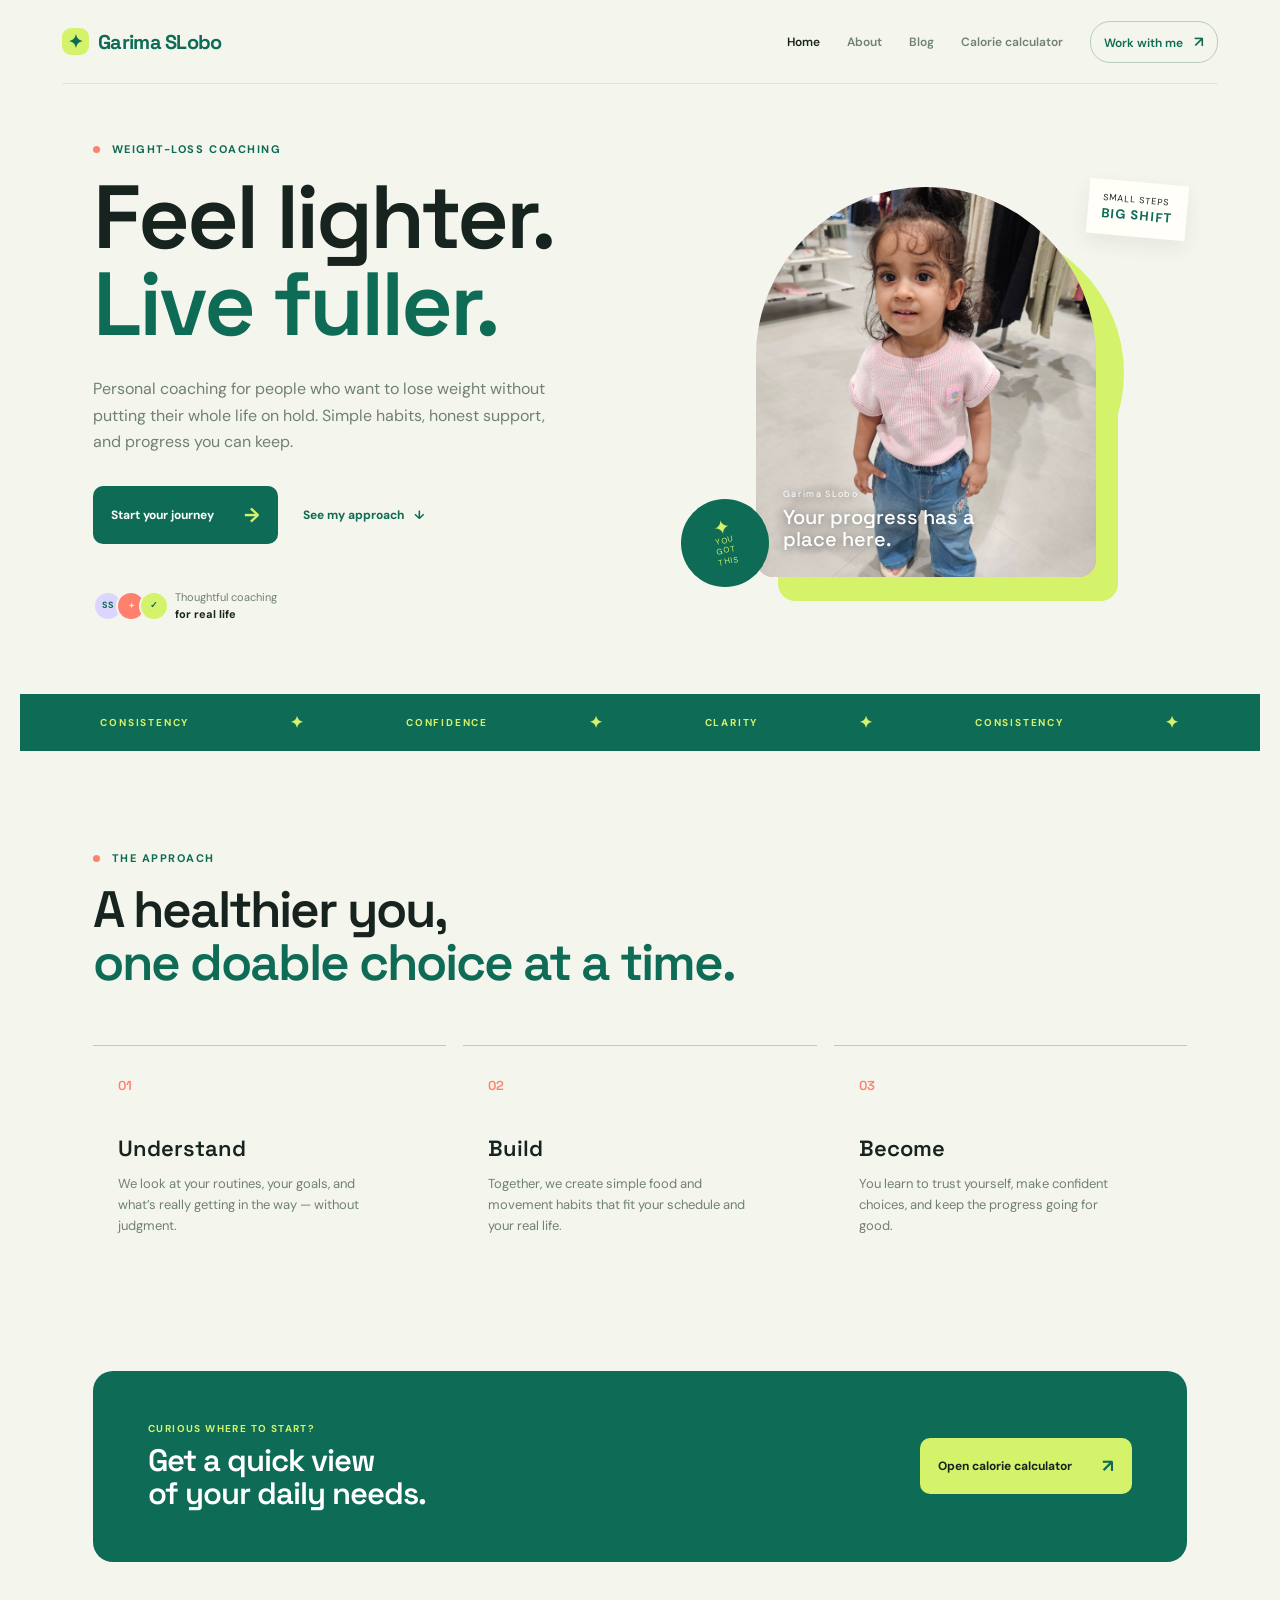
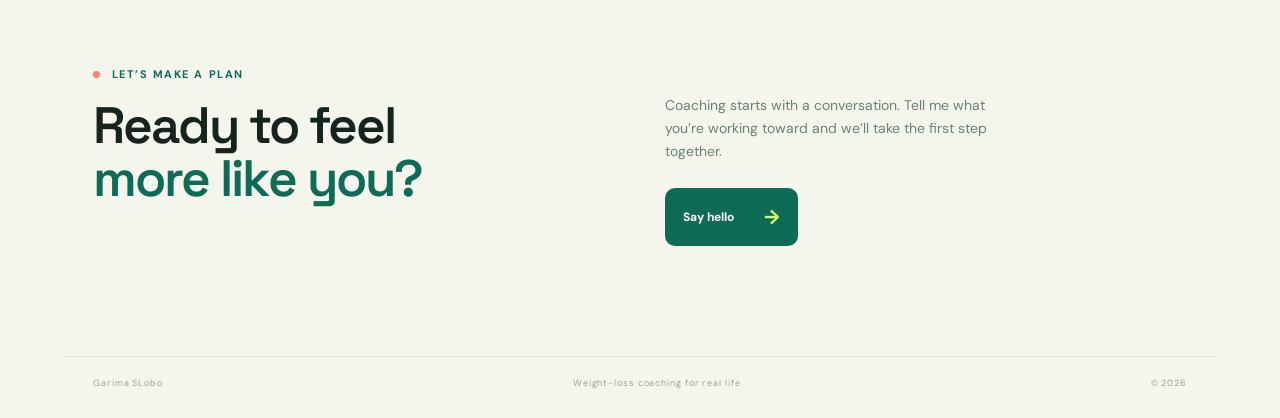
<file: index.html>
<!DOCTYPE html>
<html lang="en">
<head>
  <meta charset="UTF-8" /><meta name="viewport" content="width=device-width, initial-scale=1.0" />
  <meta name="description" content="Personal weight-loss coaching with Garima SLobo — practical habits, lasting results." />
  <title>Garima SLobo — Weight-loss coach</title>
  <link rel="preconnect" href="https://fonts.googleapis.com" /><link rel="preconnect" href="https://fonts.gstatic.com" crossorigin />
  <link href="https://fonts.googleapis.com/css2?family=DM+Sans:wght@400;500;600;700&family=Space+Grotesk:wght@500;600;700&display=swap" rel="stylesheet" /><link rel="stylesheet" href="styles.css" />
</head>
<body class="home-page">
  <div class="page-shell">
    <header class="topbar"><a class="brand" href="index.html"><span class="brand-mark" aria-hidden="true">✦</span><span> <span class="brand-accent">Garima SLobo</span></span></a><nav class="main-nav" aria-label="Main navigation"><a class="active" href="index.html">Home</a><a href="about.html">About</a><a href="blog.html">Blog</a><a href="calculator.html">Calorie calculator</a><a class="nav-cta" href="#contact">Work with me <span>↗</span></a></nav></header>
    <main>
      <section class="coach-hero"><div class="coach-hero-copy"><p class="eyebrow"><span class="eyebrow-dot"></span> WEIGHT-LOSS COACHING</p><h1>Feel lighter.<br /><em>Live fuller.</em></h1><p class="hero-text">Personal coaching for people who want to lose weight without putting their whole life on hold. Simple habits, honest support, and progress you can keep.</p><div class="hero-actions"><a class="primary-button" href="#contact">Start your journey <span>→</span></a><a class="text-link" href="#approach">See my approach <span>↓</span></a></div><div class="hero-proof"><div class="avatar-stack"><span>SS</span><span>+</span><span>✓</span></div><span>Thoughtful coaching<br /><strong>for real life</strong></span></div></div><div class="coach-visual"><div class="visual-note note-top">SMALL STEPS<br /><strong>BIG SHIFT</strong></div><div class="portrait-card"><img src="me.jpg" alt="Garima SLobo" /><div class="portrait-caption"><span>Garima SLobo</span><strong>Your progress has a place here.</strong></div></div><div class="visual-sun"></div><div class="visual-sticker">✦<br /><small>YOU<br />GOT<br />THIS</small></div></div></section>
      <section class="marquee" aria-label="Coaching principles"><span>CONSISTENCY</span><i>✦</i><span>CONFIDENCE</span><i>✦</i><span>CLARITY</span><i>✦</i><span>CONSISTENCY</span><i>✦</i></section>
      <section class="approach-section" id="approach"><div class="section-intro"><p class="eyebrow"><span class="eyebrow-dot"></span> THE APPROACH</p><h2>A healthier you,<br /><em>one doable choice at a time.</em></h2></div><div class="approach-grid"><article><span class="step-number">01</span><h3>Understand</h3><p>We look at your routines, your goals, and what’s really getting in the way — without judgment.</p></article><article><span class="step-number">02</span><h3>Build</h3><p>Together, we create simple food and movement habits that fit your schedule and your real life.</p></article><article><span class="step-number">03</span><h3>Become</h3><p>You learn to trust yourself, make confident choices, and keep the progress going for good.</p></article></div></section>
      <section class="calculator-promo"><div><p class="section-kicker">CURIOUS WHERE TO START?</p><h2>Get a quick view<br />of your daily needs.</h2></div><a class="light-button" href="calculator.html">Open calorie calculator <span>↗</span></a></section>
      <section class="contact-section" id="contact"><div><p class="eyebrow"><span class="eyebrow-dot"></span> LET’S MAKE A PLAN</p><h2>Ready to feel<br /><em>more like you?</em></h2></div><div class="contact-copy"><p>Coaching starts with a conversation. Tell me what you’re working toward and we’ll take the first step together.</p><a class="primary-button" href="mailto:hello@r.com">Say hello <span>→</span></a></div></section>
    </main>
    <footer><span>Garima SLobo</span><span>Weight-loss coaching for real life</span><span>© 2026</span></footer>
  </div>
</body>
</html>
</file>
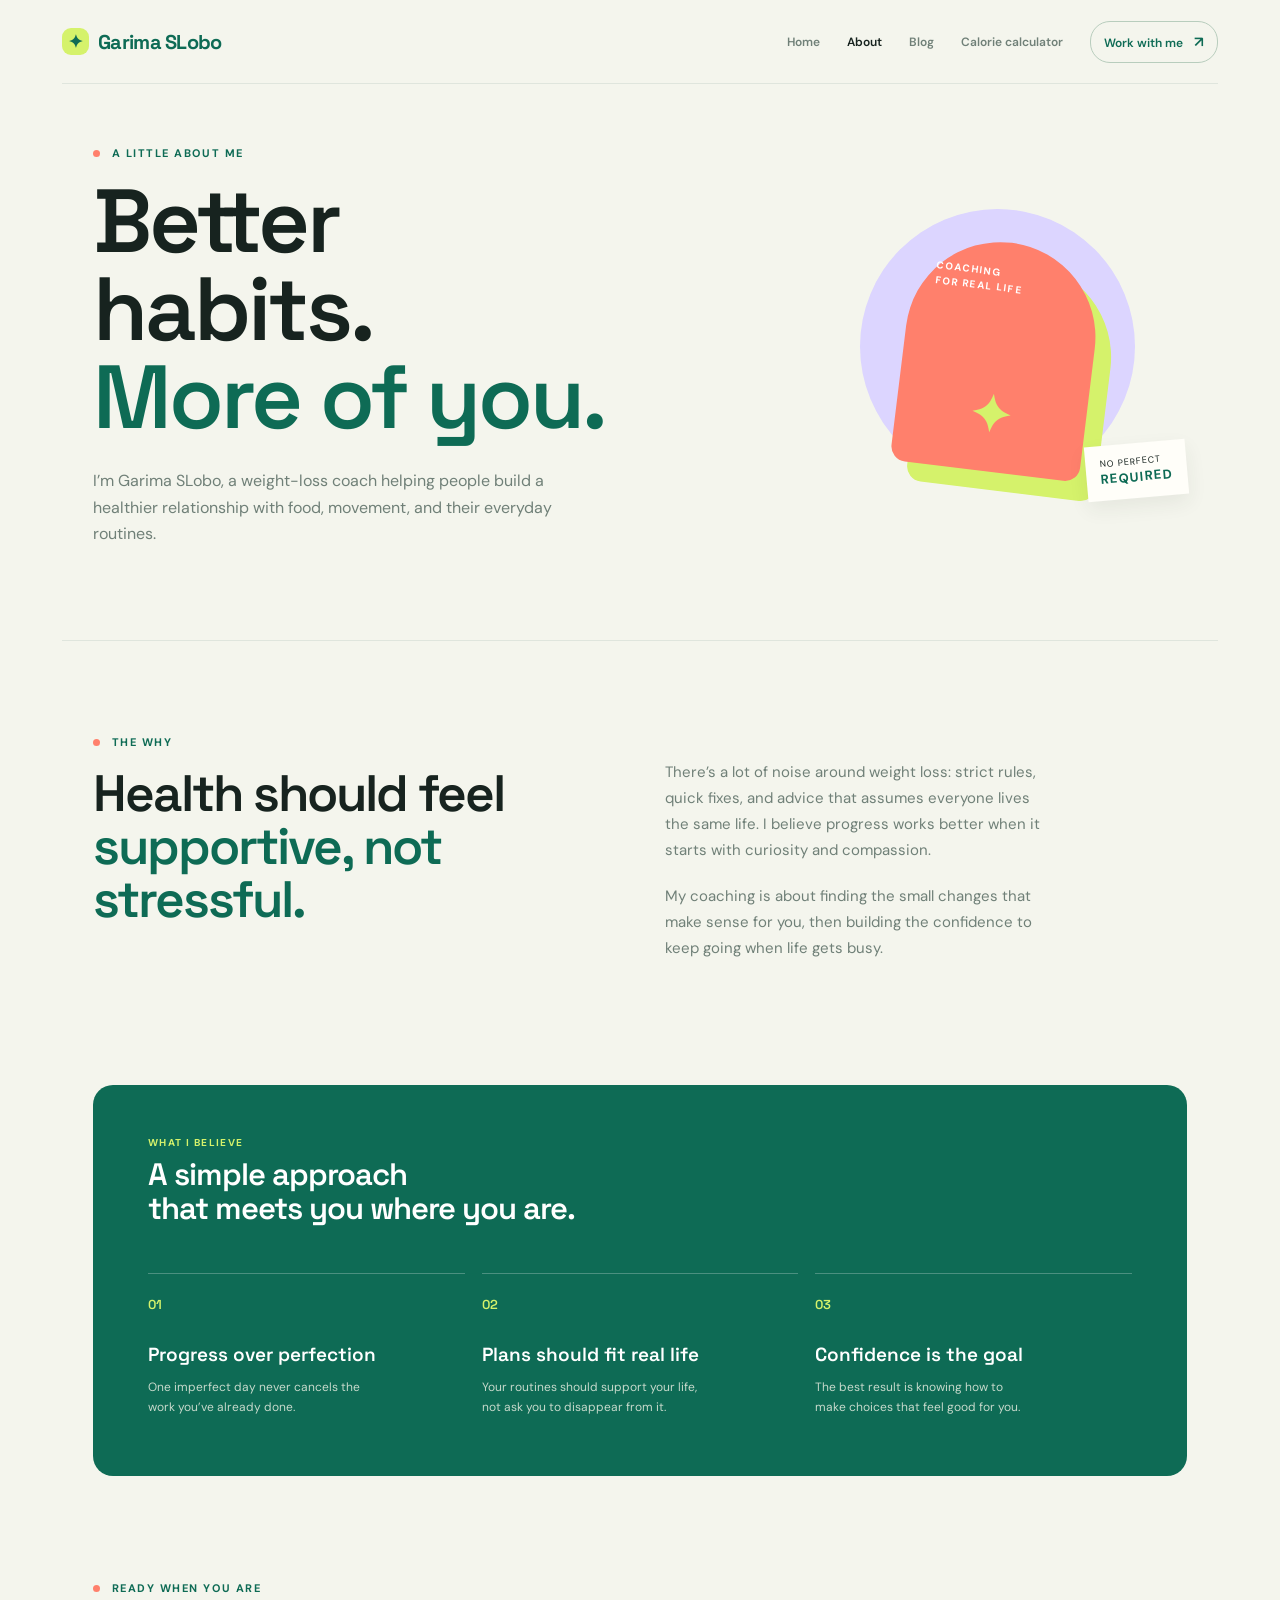
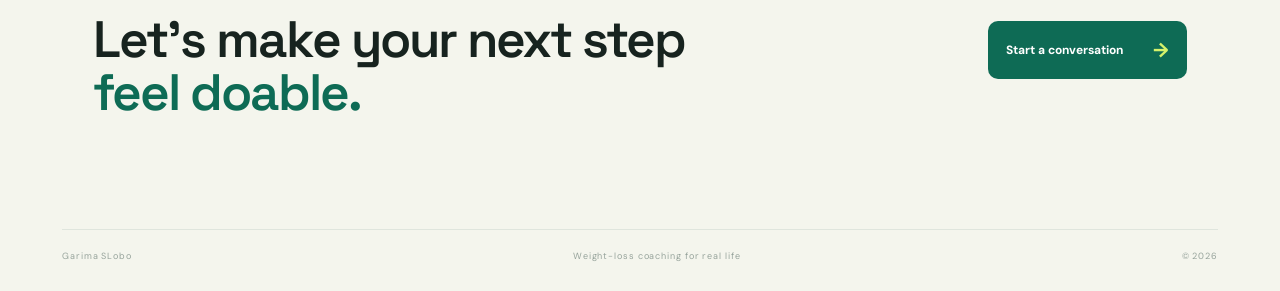
<file: about.html>
<!DOCTYPE html>
<html lang="en">
<head>
  <meta charset="UTF-8" />
  <meta name="viewport" content="width=device-width, initial-scale=1.0" />
  <meta name="description" content="Learn about Garima SLobo's practical, supportive approach to weight-loss coaching." />
  <title>About — Garima SLobo</title>
  <link rel="preconnect" href="https://fonts.googleapis.com" />
  <link rel="preconnect" href="https://fonts.gstatic.com" crossorigin />
  <link href="https://fonts.googleapis.com/css2?family=DM+Sans:wght@400;500;600;700&family=Space+Grotesk:wght@500;600;700&display=swap" rel="stylesheet" />
  <link rel="stylesheet" href="styles.css" />
</head>
<body class="about-page">
  <div class="page-shell">
    <header class="topbar">
      <a class="brand" href="index.html" aria-label="Garima SLobo home">
        <span class="brand-mark" aria-hidden="true">✦</span>
        <span> <span class="brand-accent">Garima SLobo</span></span>
      </a>
      <nav class="main-nav" aria-label="Main navigation">
        <a href="index.html">Home</a>
        <a class="active" href="about.html">About</a>
        <a href="blog.html">Blog</a>
        <a href="calculator.html">Calorie calculator</a>
        <a class="nav-cta" href="index.html#contact">Work with me <span>↗</span></a>
      </nav>
    </header>

    <main>
      <section class="about-hero" aria-labelledby="about-title">
        <div class="about-hero-copy">
          <p class="eyebrow"><span class="eyebrow-dot"></span> A LITTLE ABOUT ME</p>
          <h1 id="about-title">Better habits.<br /><em>More of you.</em></h1>
          <p class="hero-text">I’m Garima SLobo, a weight-loss coach helping people build a healthier relationship with food, movement, and their everyday routines.</p>
        </div>
        <div class="about-hero-art" aria-hidden="true">
          <div class="about-art-circle"></div>
          <div class="about-art-card"><span>COACHING<br />FOR REAL LIFE</span><strong>✦</strong></div>
          <div class="about-art-note">NO PERFECT<br /><strong>REQUIRED</strong></div>
        </div>
      </section>

      <section class="about-story">
        <div class="section-intro">
          <p class="eyebrow"><span class="eyebrow-dot"></span> THE WHY</p>
          <h2>Health should feel<br /><em>supportive, not stressful.</em></h2>
        </div>
        <div class="about-story-copy">
          <p>There’s a lot of noise around weight loss: strict rules, quick fixes, and advice that assumes everyone lives the same life. I believe progress works better when it starts with curiosity and compassion.</p>
          <p>My coaching is about finding the small changes that make sense for you, then building the confidence to keep going when life gets busy.</p>
        </div>
      </section>

      <section class="about-values" aria-labelledby="values-title">
        <div class="about-values-heading">
          <p class="section-kicker">WHAT I BELIEVE</p>
          <h2 id="values-title">A simple approach<br />that meets you where you are.</h2>
        </div>
        <div class="values-grid">
          <article><span class="value-icon">01</span><h3>Progress over perfection</h3><p>One imperfect day never cancels the work you’ve already done.</p></article>
          <article><span class="value-icon">02</span><h3>Plans should fit real life</h3><p>Your routines should support your life, not ask you to disappear from it.</p></article>
          <article><span class="value-icon">03</span><h3>Confidence is the goal</h3><p>The best result is knowing how to make choices that feel good for you.</p></article>
        </div>
      </section>

      <section class="about-cta">
        <div><p class="eyebrow"><span class="eyebrow-dot"></span> READY WHEN YOU ARE</p><h2>Let’s make your next step<br /><em>feel doable.</em></h2></div>
        <a class="primary-button" href="index.html#contact">Start a conversation <span>→</span></a>
      </section>
    </main>

    <footer><span>Garima SLobo</span><span>Weight-loss coaching for real life</span><span>© 2026</span></footer>
  </div>
</body>
</html>
</file>
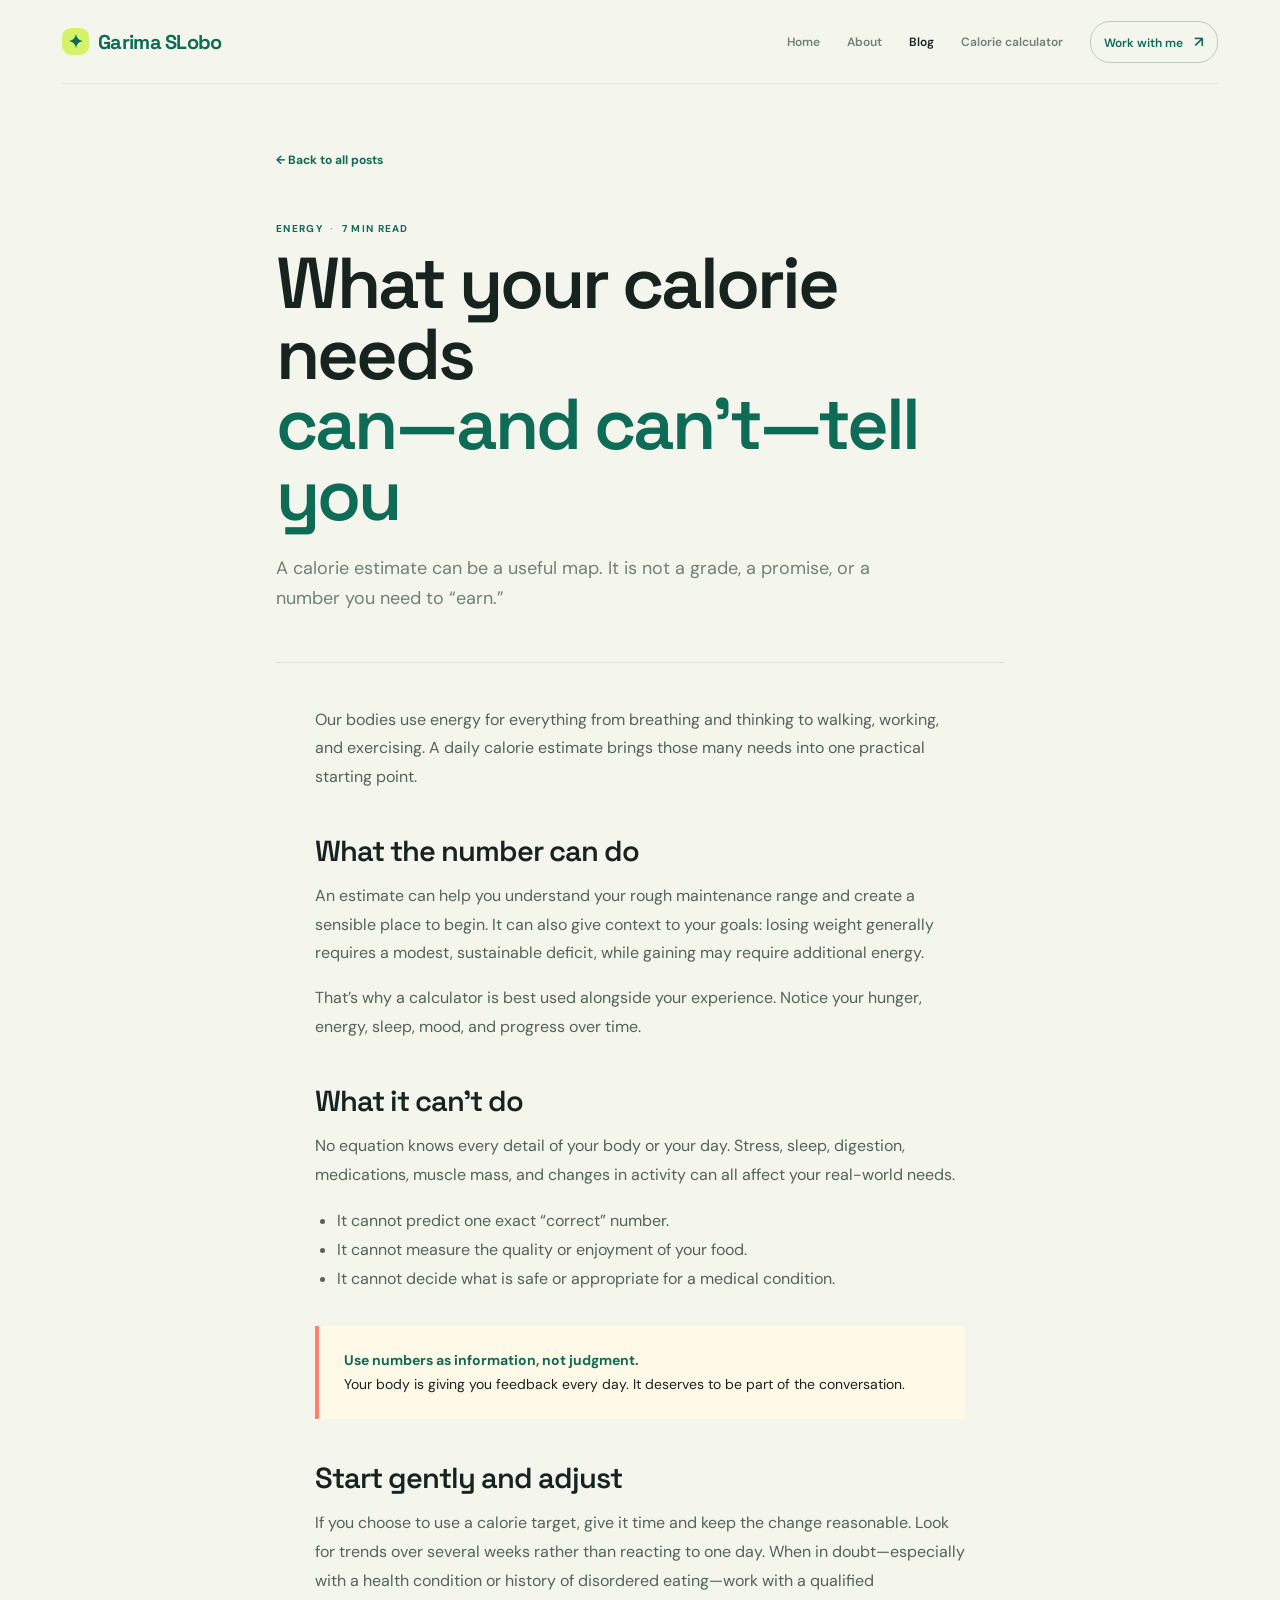
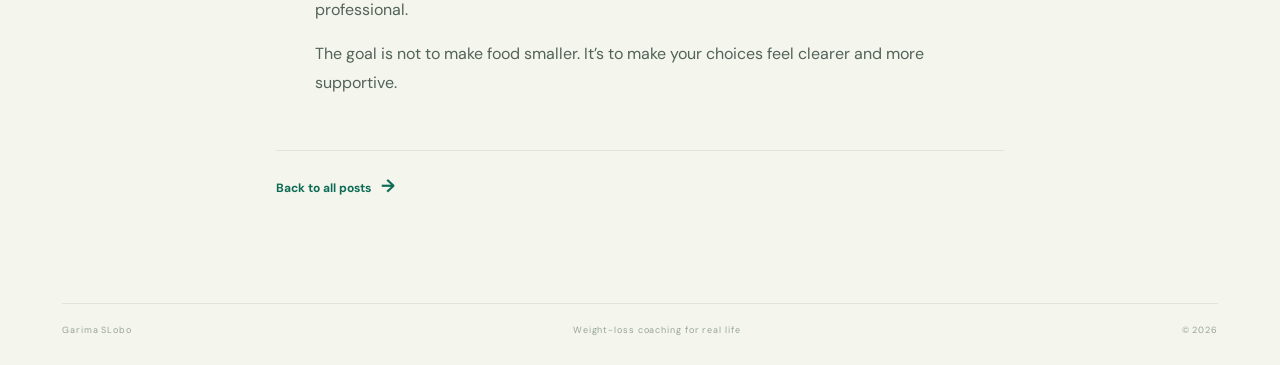
<file: blog-calorie-needs.html>
<!DOCTYPE html>
<html lang="en"><head><meta charset="UTF-8" /><meta name="viewport" content="width=device-width, initial-scale=1.0" /><meta name="description" content="Understand what a daily calorie estimate can and cannot tell you about your health and weight-loss goals." /><title>What your calorie needs can tell you — Garima SLobo</title><link rel="preconnect" href="https://fonts.googleapis.com" /><link rel="preconnect" href="https://fonts.gstatic.com" crossorigin /><link href="https://fonts.googleapis.com/css2?family=DM+Sans:wght@400;500;600;700&family=Space+Grotesk:wght@500;600;700&display=swap" rel="stylesheet" /><link rel="stylesheet" href="styles.css" /></head>
<body class="post-page"><div class="page-shell"><header class="topbar"><a class="brand" href="index.html" aria-label="Garima SLobo home"><span class="brand-mark" aria-hidden="true">✦</span><span> <span class="brand-accent">Garima SLobo</span></span></a><nav class="main-nav" aria-label="Main navigation"><a href="index.html">Home</a><a href="about.html">About</a><a class="active" href="blog.html">Blog</a><a href="calculator.html">Calorie calculator</a><a class="nav-cta" href="index.html#contact">Work with me <span>↗</span></a></nav></header><main><article class="post-article"><a class="back-link" href="blog.html">← Back to all posts</a><p class="post-meta">ENERGY <span>·</span> 7 MIN READ</p><h1>What your calorie needs<br /><em>can—and can’t—tell you</em></h1><p class="post-intro">A calorie estimate can be a useful map. It is not a grade, a promise, or a number you need to “earn.”</p><div class="article-divider"></div><div class="article-content"><p>Our bodies use energy for everything from breathing and thinking to walking, working, and exercising. A daily calorie estimate brings those many needs into one practical starting point.</p><h2>What the number can do</h2><p>An estimate can help you understand your rough maintenance range and create a sensible place to begin. It can also give context to your goals: losing weight generally requires a modest, sustainable deficit, while gaining may require additional energy.</p><p>That’s why a calculator is best used alongside your experience. Notice your hunger, energy, sleep, mood, and progress over time.</p><h2>What it can’t do</h2><p>No equation knows every detail of your body or your day. Stress, sleep, digestion, medications, muscle mass, and changes in activity can all affect your real-world needs.</p><ul><li>It cannot predict one exact “correct” number.</li><li>It cannot measure the quality or enjoyment of your food.</li><li>It cannot decide what is safe or appropriate for a medical condition.</li></ul><div class="article-callout"><strong>Use numbers as information, not judgment.</strong><br />Your body is giving you feedback every day. It deserves to be part of the conversation.</div><h2>Start gently and adjust</h2><p>If you choose to use a calorie target, give it time and keep the change reasonable. Look for trends over several weeks rather than reacting to one day. When in doubt—especially with a health condition or history of disordered eating—work with a qualified professional.</p><p>The goal is not to make food smaller. It’s to make your choices feel clearer and more supportive.</p></div><div class="article-end"><a class="post-link" href="blog.html">Back to all posts <span>→</span></a></div></article></main><footer><span>Garima SLobo</span><span>Weight-loss coaching for real life</span><span>© 2026</span></footer></div></body></html>
</file>
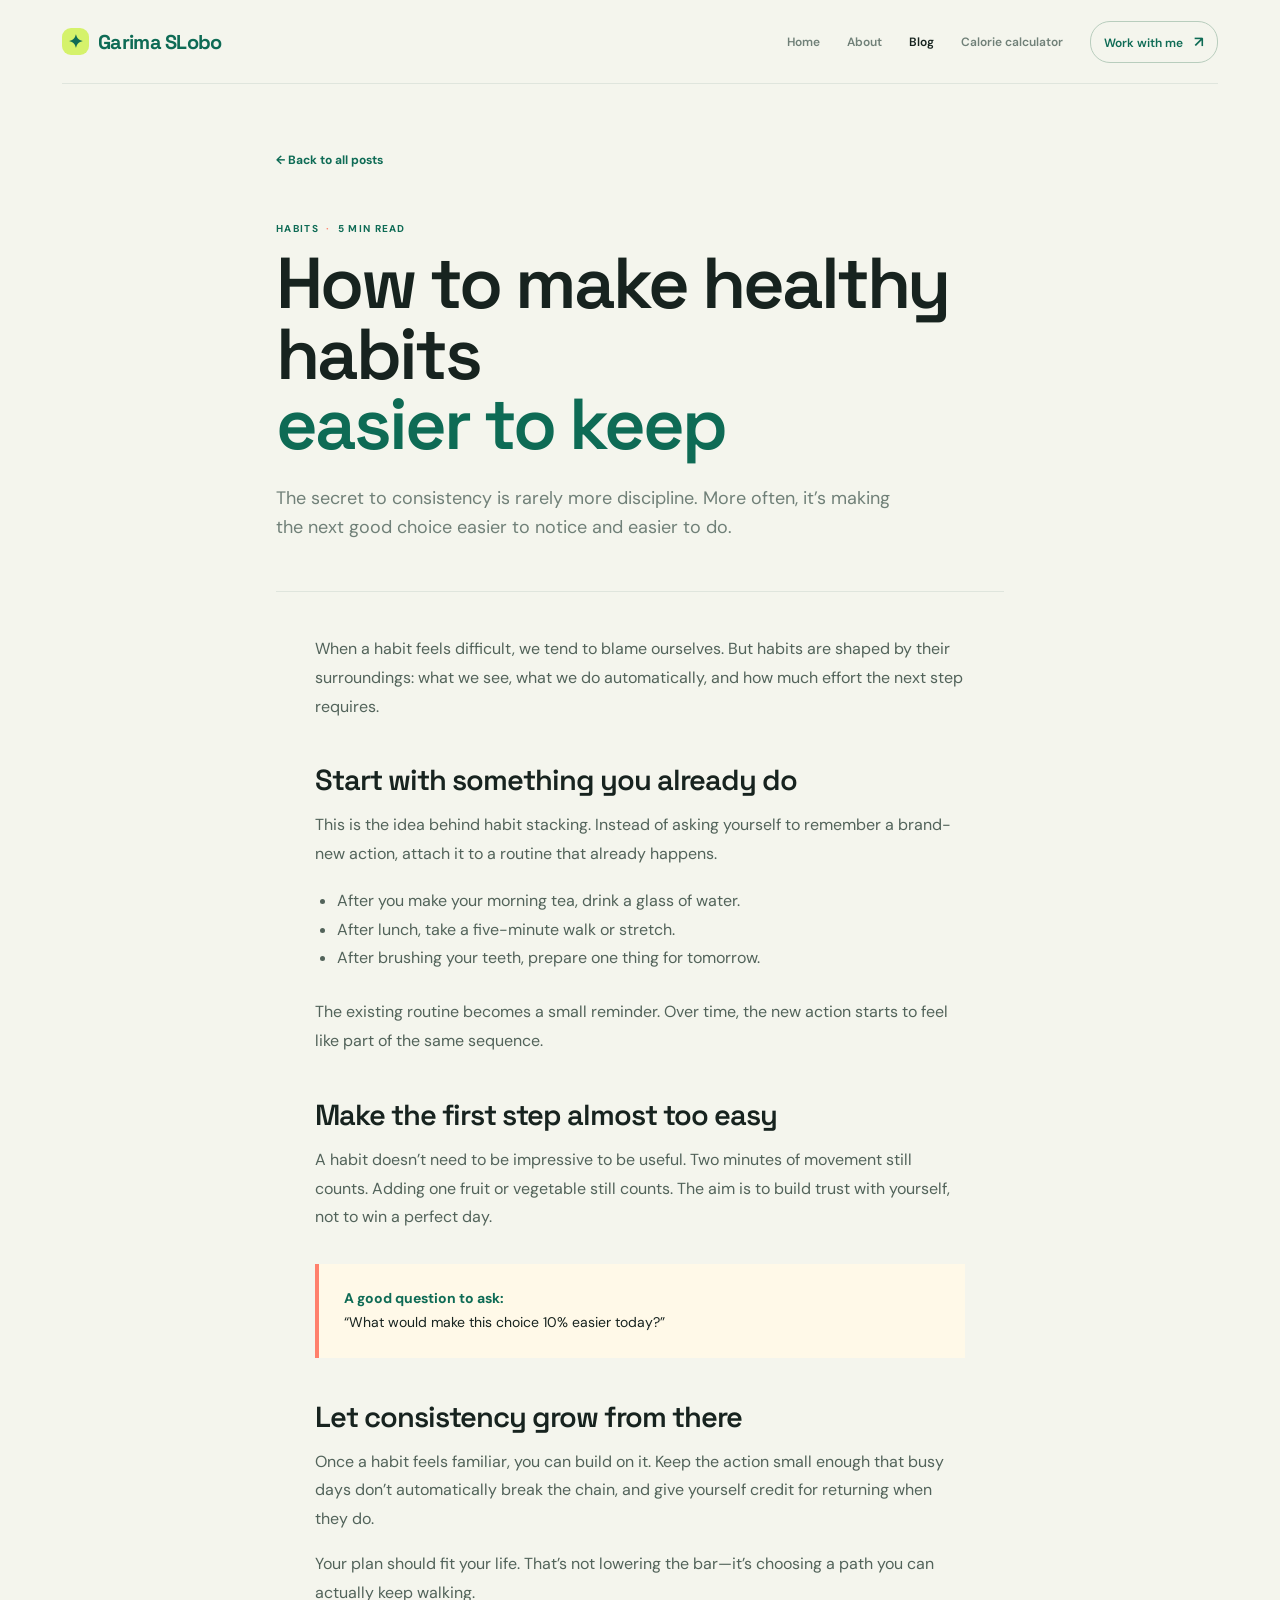
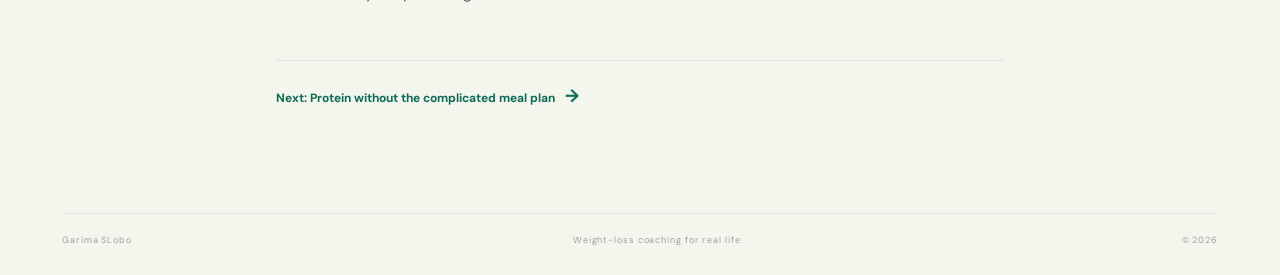
<file: blog-habit-stacking.html>
<!DOCTYPE html>
<html lang="en">
<head>
  <meta charset="UTF-8" /><meta name="viewport" content="width=device-width, initial-scale=1.0" />
  <meta name="description" content="Learn how to make healthy habits easier to keep by attaching small actions to routines you already have." />
  <title>How to make healthy habits easier to keep — Garima SLobo</title>
  <link rel="preconnect" href="https://fonts.googleapis.com" /><link rel="preconnect" href="https://fonts.gstatic.com" crossorigin />
  <link href="https://fonts.googleapis.com/css2?family=DM+Sans:wght@400;500;600;700&family=Space+Grotesk:wght@500;600;700&display=swap" rel="stylesheet" /><link rel="stylesheet" href="styles.css" />
</head>
<body class="post-page"><div class="page-shell">
  <header class="topbar"><a class="brand" href="index.html" aria-label="Garima SLobo home"><span class="brand-mark" aria-hidden="true">✦</span><span> <span class="brand-accent">Garima SLobo</span></span></a><nav class="main-nav" aria-label="Main navigation"><a href="index.html">Home</a><a href="about.html">About</a><a class="active" href="blog.html">Blog</a><a href="calculator.html">Calorie calculator</a><a class="nav-cta" href="index.html#contact">Work with me <span>↗</span></a></nav></header>
  <main><article class="post-article"><a class="back-link" href="blog.html">← Back to all posts</a><p class="post-meta">HABITS <span>·</span> 5 MIN READ</p><h1>How to make healthy habits<br /><em>easier to keep</em></h1><p class="post-intro">The secret to consistency is rarely more discipline. More often, it’s making the next good choice easier to notice and easier to do.</p><div class="article-divider"></div><div class="article-content"><p>When a habit feels difficult, we tend to blame ourselves. But habits are shaped by their surroundings: what we see, what we do automatically, and how much effort the next step requires.</p><h2>Start with something you already do</h2><p>This is the idea behind habit stacking. Instead of asking yourself to remember a brand-new action, attach it to a routine that already happens.</p><ul><li>After you make your morning tea, drink a glass of water.</li><li>After lunch, take a five-minute walk or stretch.</li><li>After brushing your teeth, prepare one thing for tomorrow.</li></ul><p>The existing routine becomes a small reminder. Over time, the new action starts to feel like part of the same sequence.</p><h2>Make the first step almost too easy</h2><p>A habit doesn’t need to be impressive to be useful. Two minutes of movement still counts. Adding one fruit or vegetable still counts. The aim is to build trust with yourself, not to win a perfect day.</p><div class="article-callout"><strong>A good question to ask:</strong><br />“What would make this choice 10% easier today?”</div><h2>Let consistency grow from there</h2><p>Once a habit feels familiar, you can build on it. Keep the action small enough that busy days don’t automatically break the chain, and give yourself credit for returning when they do.</p><p>Your plan should fit your life. That’s not lowering the bar—it’s choosing a path you can actually keep walking.</p></div><div class="article-end"><a class="post-link" href="blog-protein.html">Next: Protein without the complicated meal plan <span>→</span></a></div></article></main>
  <footer><span>Garima SLobo</span><span>Weight-loss coaching for real life</span><span>© 2026</span></footer>
</div></body></html>
</file>
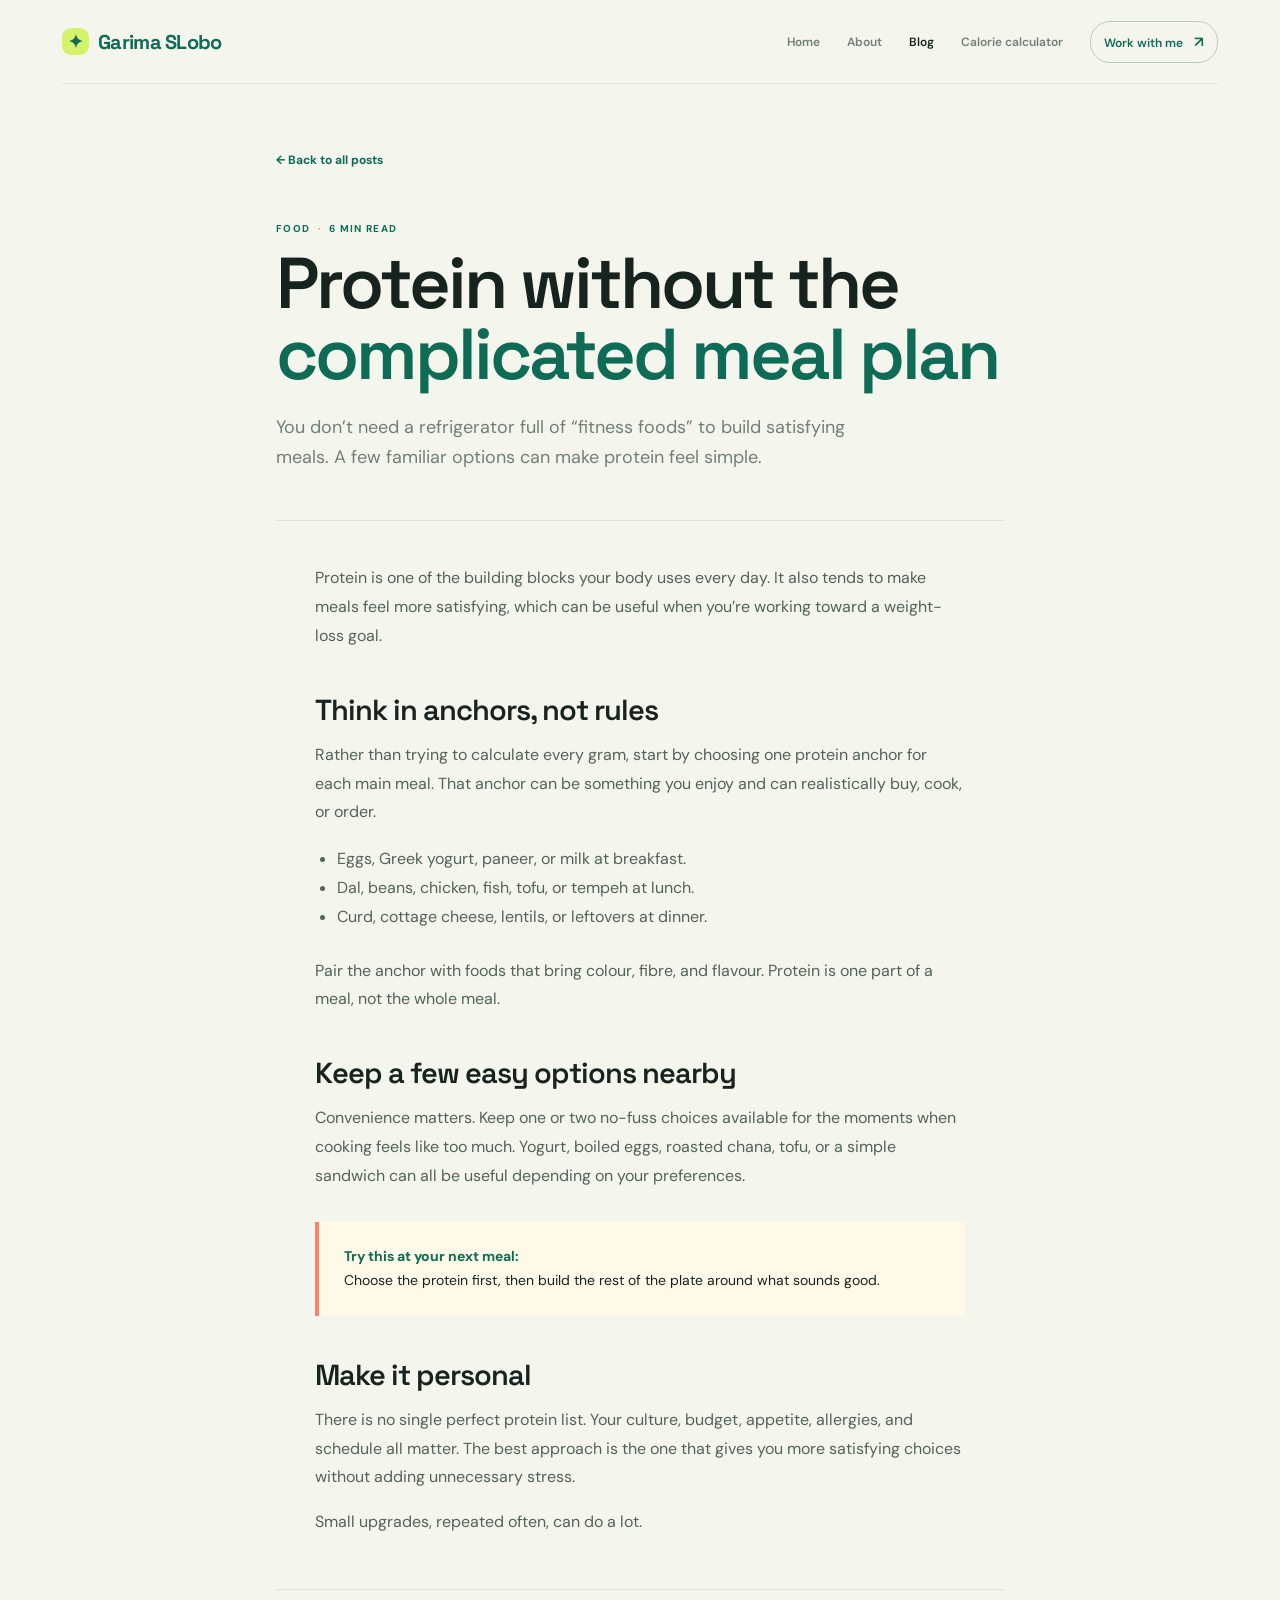
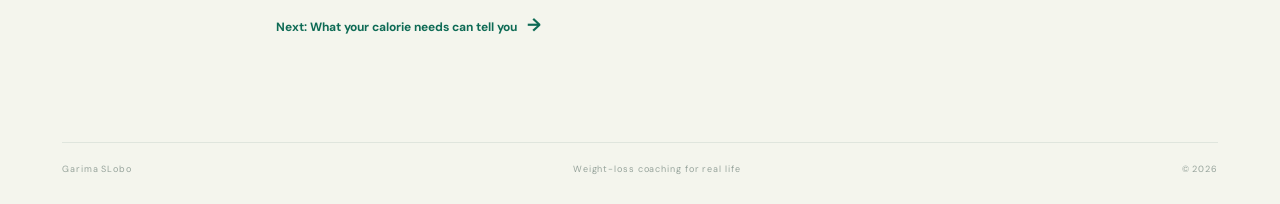
<file: blog-protein.html>
<!DOCTYPE html>
<html lang="en"><head><meta charset="UTF-8" /><meta name="viewport" content="width=device-width, initial-scale=1.0" /><meta name="description" content="A flexible guide to including more protein in everyday meals without a complicated meal plan." /><title>Protein without the complicated meal plan — Garima SLobo</title><link rel="preconnect" href="https://fonts.googleapis.com" /><link rel="preconnect" href="https://fonts.gstatic.com" crossorigin /><link href="https://fonts.googleapis.com/css2?family=DM+Sans:wght@400;500;600;700&family=Space+Grotesk:wght@500;600;700&display=swap" rel="stylesheet" /><link rel="stylesheet" href="styles.css" /></head>
<body class="post-page"><div class="page-shell"><header class="topbar"><a class="brand" href="index.html" aria-label="Garima SLobo home"><span class="brand-mark" aria-hidden="true">✦</span><span> <span class="brand-accent">Garima SLobo</span></span></a><nav class="main-nav" aria-label="Main navigation"><a href="index.html">Home</a><a href="about.html">About</a><a class="active" href="blog.html">Blog</a><a href="calculator.html">Calorie calculator</a><a class="nav-cta" href="index.html#contact">Work with me <span>↗</span></a></nav></header><main><article class="post-article"><a class="back-link" href="blog.html">← Back to all posts</a><p class="post-meta">FOOD <span>·</span> 6 MIN READ</p><h1>Protein without the<br /><em>complicated meal plan</em></h1><p class="post-intro">You don’t need a refrigerator full of “fitness foods” to build satisfying meals. A few familiar options can make protein feel simple.</p><div class="article-divider"></div><div class="article-content"><p>Protein is one of the building blocks your body uses every day. It also tends to make meals feel more satisfying, which can be useful when you’re working toward a weight-loss goal.</p><h2>Think in anchors, not rules</h2><p>Rather than trying to calculate every gram, start by choosing one protein anchor for each main meal. That anchor can be something you enjoy and can realistically buy, cook, or order.</p><ul><li>Eggs, Greek yogurt, paneer, or milk at breakfast.</li><li>Dal, beans, chicken, fish, tofu, or tempeh at lunch.</li><li>Curd, cottage cheese, lentils, or leftovers at dinner.</li></ul><p>Pair the anchor with foods that bring colour, fibre, and flavour. Protein is one part of a meal, not the whole meal.</p><h2>Keep a few easy options nearby</h2><p>Convenience matters. Keep one or two no-fuss choices available for the moments when cooking feels like too much. Yogurt, boiled eggs, roasted chana, tofu, or a simple sandwich can all be useful depending on your preferences.</p><div class="article-callout"><strong>Try this at your next meal:</strong><br />Choose the protein first, then build the rest of the plate around what sounds good.</div><h2>Make it personal</h2><p>There is no single perfect protein list. Your culture, budget, appetite, allergies, and schedule all matter. The best approach is the one that gives you more satisfying choices without adding unnecessary stress.</p><p>Small upgrades, repeated often, can do a lot.</p></div><div class="article-end"><a class="post-link" href="blog-calorie-needs.html">Next: What your calorie needs can tell you <span>→</span></a></div></article></main><footer><span>Garima SLobo</span><span>Weight-loss coaching for real life</span><span>© 2026</span></footer></div></body></html>
</file>
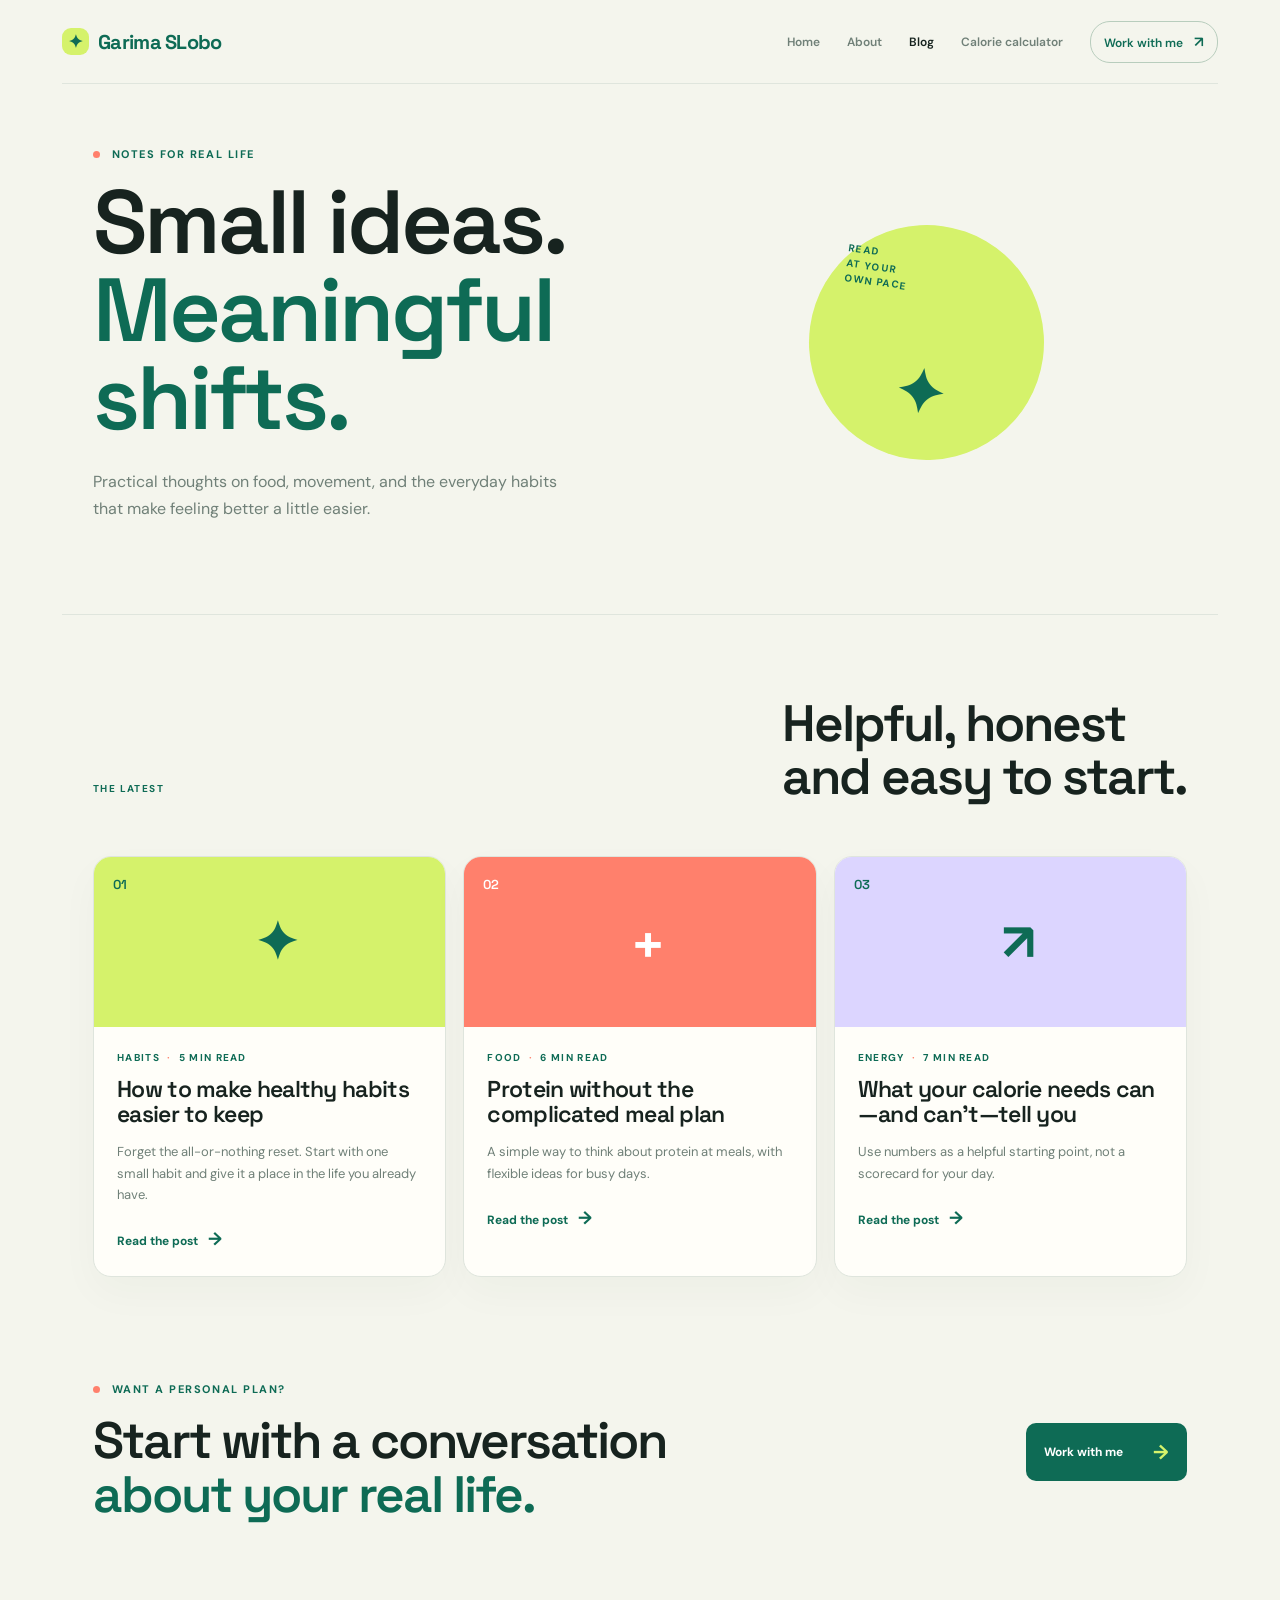
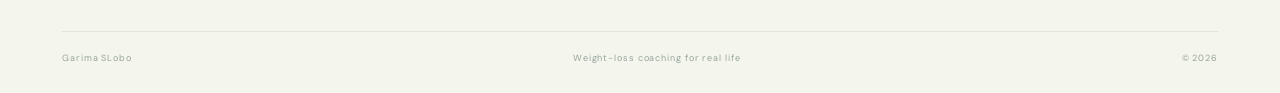
<file: blog.html>
<!DOCTYPE html>
<html lang="en">
<head>
  <meta charset="UTF-8" />
  <meta name="viewport" content="width=device-width, initial-scale=1.0" />
  <meta name="description" content="Practical notes on weight loss, food, movement, and building healthier habits with Garima SLobo." />
  <title>Blog — Garima SLobo</title>
  <link rel="preconnect" href="https://fonts.googleapis.com" />
  <link rel="preconnect" href="https://fonts.gstatic.com" crossorigin />
  <link href="https://fonts.googleapis.com/css2?family=DM+Sans:wght@400;500;600;700&family=Space+Grotesk:wght@500;600;700&display=swap" rel="stylesheet" />
  <link rel="stylesheet" href="styles.css" />
</head>
<body class="blog-page">
  <div class="page-shell">
    <header class="topbar">
      <a class="brand" href="index.html" aria-label="Garima SLobo home"><span class="brand-mark" aria-hidden="true">✦</span><span> <span class="brand-accent">Garima SLobo</span></span></a>
      <nav class="main-nav" aria-label="Main navigation"><a href="index.html">Home</a><a href="about.html">About</a><a class="active" href="blog.html">Blog</a><a href="calculator.html">Calorie calculator</a><a class="nav-cta" href="index.html#contact">Work with me <span>↗</span></a></nav>
    </header>

    <main>
      <section class="blog-hero" aria-labelledby="blog-title">
        <div>
          <p class="eyebrow"><span class="eyebrow-dot"></span> NOTES FOR REAL LIFE</p>
          <h1 id="blog-title">Small ideas.<br /><em>Meaningful shifts.</em></h1>
          <p class="hero-text">Practical thoughts on food, movement, and the everyday habits that make feeling better a little easier.</p>
        </div>
        <div class="blog-hero-badge" aria-hidden="true"><span>READ<br />AT YOUR<br />OWN PACE</span><strong>✦</strong></div>
      </section>

      <section class="blog-list" aria-labelledby="latest-posts">
        <div class="blog-list-heading"><p class="section-kicker">THE LATEST</p><h2 id="latest-posts">Helpful, honest<br />and easy to start.</h2></div>
        <div class="post-grid">
          <article class="post-card post-card-featured">
            <div class="post-card-art art-lime" aria-hidden="true"><span>01</span><strong>✦</strong></div>
            <div class="post-card-body"><p class="post-meta">HABITS <span>·</span> 5 MIN READ</p><h3><a href="blog-habit-stacking.html">How to make healthy habits easier to keep</a></h3><p>Forget the all-or-nothing reset. Start with one small habit and give it a place in the life you already have.</p><a class="post-link" href="blog-habit-stacking.html">Read the post <span>→</span></a></div>
          </article>
          <article class="post-card">
            <div class="post-card-art art-coral" aria-hidden="true"><span>02</span><strong>+</strong></div>
            <div class="post-card-body"><p class="post-meta">FOOD <span>·</span> 6 MIN READ</p><h3><a href="blog-protein.html">Protein without the complicated meal plan</a></h3><p>A simple way to think about protein at meals, with flexible ideas for busy days.</p><a class="post-link" href="blog-protein.html">Read the post <span>→</span></a></div>
          </article>
          <article class="post-card">
            <div class="post-card-art art-lavender" aria-hidden="true"><span>03</span><strong>↗</strong></div>
            <div class="post-card-body"><p class="post-meta">ENERGY <span>·</span> 7 MIN READ</p><h3><a href="blog-calorie-needs.html">What your calorie needs can—and can’t—tell you</a></h3><p>Use numbers as a helpful starting point, not a scorecard for your day.</p><a class="post-link" href="blog-calorie-needs.html">Read the post <span>→</span></a></div>
          </article>
        </div>
      </section>

      <section class="blog-cta"><div><p class="eyebrow"><span class="eyebrow-dot"></span> WANT A PERSONAL PLAN?</p><h2>Start with a conversation<br /><em>about your real life.</em></h2></div><a class="primary-button" href="index.html#contact">Work with me <span>→</span></a></section>
    </main>
    <footer><span>Garima SLobo</span><span>Weight-loss coaching for real life</span><span>© 2026</span></footer>
  </div>
</body>
</html>
</file>
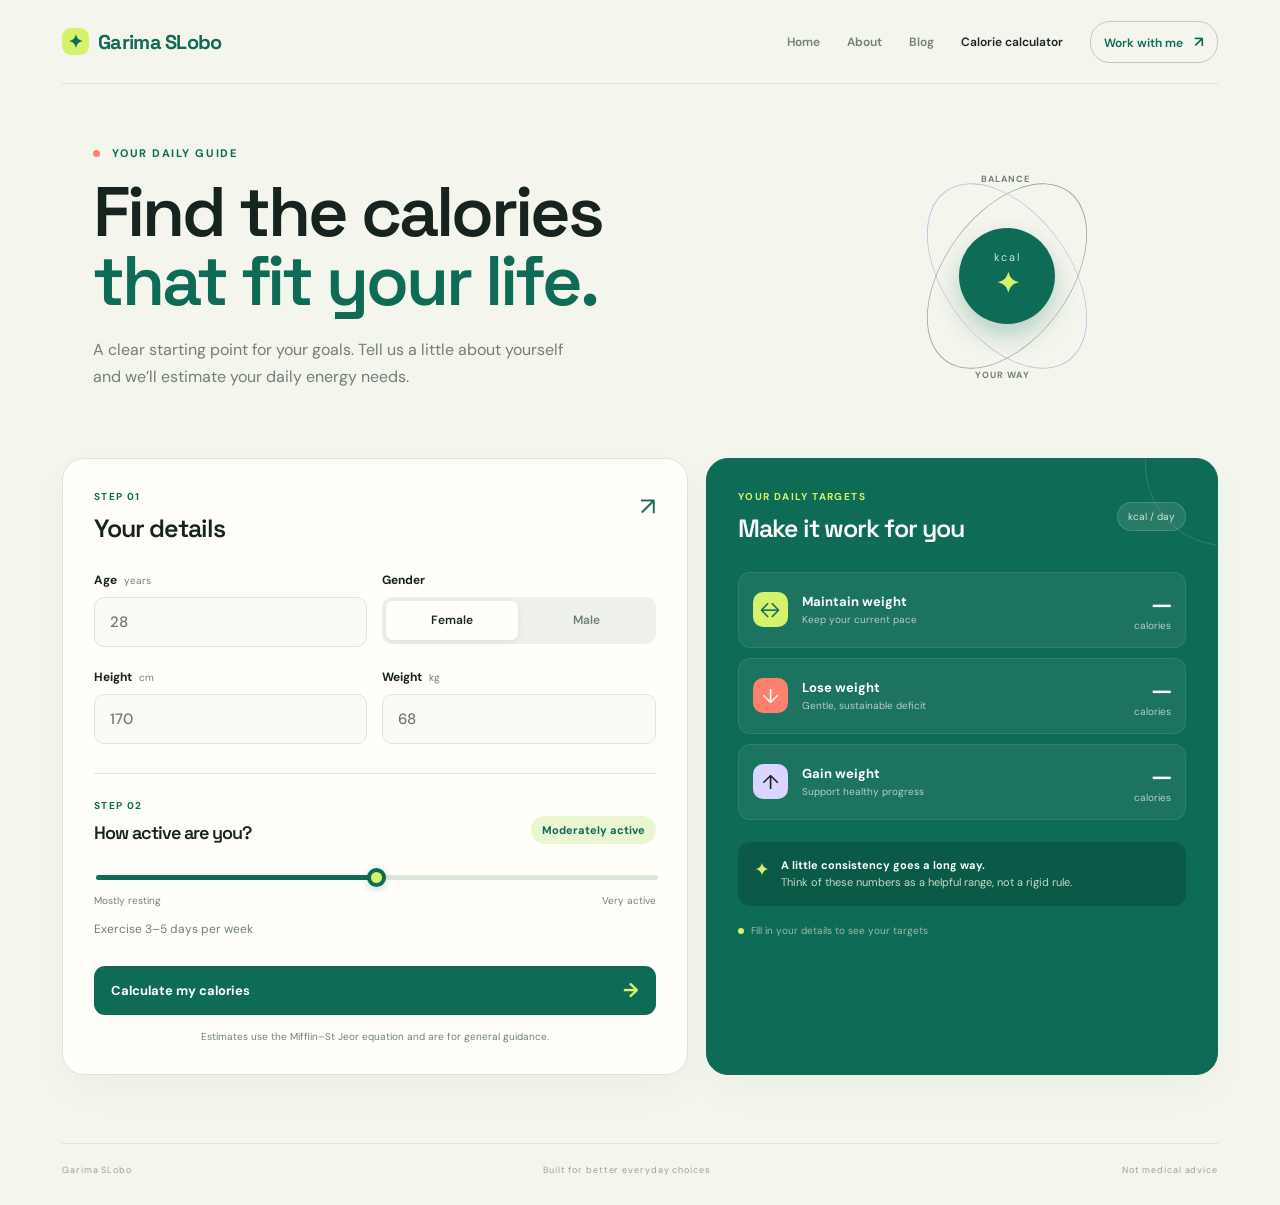
<file: calculator.html>
<!DOCTYPE html>
<html lang="en">
<head>
  <meta charset="UTF-8" />
  <meta name="viewport" content="width=device-width, initial-scale=1.0" />
  <meta name="description" content="A simple, modern daily calorie needs calculator." />
  <title>Calorie Compass — Daily calorie calculator</title>
  <link rel="preconnect" href="https://fonts.googleapis.com" />
  <link rel="preconnect" href="https://fonts.gstatic.com" crossorigin />
  <link href="https://fonts.googleapis.com/css2?family=DM+Sans:wght@400;500;600;700&family=Space+Grotesk:wght@500;600;700&display=swap" rel="stylesheet" />
  <link rel="stylesheet" href="styles.css" />
</head>
<body>
  <div class="page-shell">
    <header class="topbar">
      <a class="brand" href="index.html" aria-label="Garima SLobo home">
        <span class="brand-mark" aria-hidden="true">✦</span>
        <span> <span class="brand-accent">Garima SLobo</span></span>
      </a>
      <nav class="main-nav" aria-label="Main navigation"><a href="index.html">Home</a><a href="about.html">About</a><a href="blog.html">Blog</a><a class="active" href="calculator.html">Calorie calculator</a><a class="nav-cta" href="index.html#contact">Work with me <span>↗</span></a></nav>
    </header>

    <main id="top">
      <section class="hero" aria-labelledby="page-title">
        <div class="hero-copy">
          <p class="eyebrow"><span class="eyebrow-dot"></span> YOUR DAILY GUIDE</p>
          <h1 id="page-title">Find the calories<br /><em>that fit your life.</em></h1>
          <p class="hero-text">A clear starting point for your goals. Tell us a little about yourself and we’ll estimate your daily energy needs.</p>
        </div>
        <div class="hero-orbit" aria-hidden="true">
          <div class="orbit-ring orbit-ring-one"></div>
          <div class="orbit-ring orbit-ring-two"></div>
          <div class="orbit-core"><span>kcal</span><strong>✦</strong></div>
          <span class="orbit-label orbit-label-top">BALANCE</span>
          <span class="orbit-label orbit-label-bottom">YOUR WAY</span>
        </div>
      </section>

      <section class="calculator-layout" aria-label="Calorie calculator">
        <form class="card form-card" id="calculator-form">
          <div class="card-heading">
            <div>
              <p class="section-kicker">STEP 01</p>
              <h2>Your details</h2>
            </div>
            <span class="heading-icon" aria-hidden="true">↗</span>
          </div>

          <div class="field-grid">
            <label class="field">
              <span>Age <small>years</small></span>
              <input id="age" name="age" type="number" min="15" max="100" placeholder="28" required />
            </label>
            <fieldset class="field gender-field">
              <legend>Gender</legend>
              <div class="segmented-control">
                <label><input type="radio" name="gender" value="female" checked /><span>Female</span></label>
                <label><input type="radio" name="gender" value="male" /><span>Male</span></label>
              </div>
            </fieldset>
            <label class="field">
              <span>Height <small>cm</small></span>
              <input id="height" name="height" type="number" min="100" max="250" placeholder="170" required />
            </label>
            <label class="field">
              <span>Weight <small>kg</small></span>
              <input id="weight" name="weight" type="number" min="30" max="300" step="0.1" placeholder="68" required />
            </label>
          </div>

          <div class="activity-section">
            <div class="activity-title-row">
              <div>
                <p class="section-kicker">STEP 02</p>
                <h2>How active are you?</h2>
              </div>
              <span class="activity-value" id="activity-value">Moderately active</span>
            </div>
            <label class="range-wrap" for="activity">
              <input id="activity" name="activity" type="range" min="1" max="5" value="3" />
              <span class="range-labels"><span>Mostly resting</span><span>Very active</span></span>
            </label>
            <p class="activity-description" id="activity-description">Exercise 3–5 days per week</p>
          </div>

          <button class="calculate-button" type="submit"><span>Calculate my calories</span><span class="button-arrow">→</span></button>
          <p class="form-note">Estimates use the Mifflin–St Jeor equation and are for general guidance.</p>
        </form>

        <section class="card results-card" id="results" aria-live="polite">
          <div class="card-heading results-heading">
            <div>
              <p class="section-kicker">YOUR DAILY TARGETS</p>
              <h2>Make it work for you</h2>
            </div>
            <span class="result-badge">kcal / day</span>
          </div>
          <div class="result-list">
            <article class="result-row maintenance">
              <div class="result-icon">↔</div>
              <div class="result-label"><strong>Maintain weight</strong><span>Keep your current pace</span></div>
              <div class="result-number"><strong id="maintain-calories">—</strong><span>calories</span></div>
            </article>
            <article class="result-row loss">
              <div class="result-icon">↓</div>
              <div class="result-label"><strong>Lose weight</strong><span>Gentle, sustainable deficit</span></div>
              <div class="result-number"><strong id="lose-calories">—</strong><span>calories</span></div>
            </article>
            <article class="result-row gain">
              <div class="result-icon">↑</div>
              <div class="result-label"><strong>Gain weight</strong><span>Support healthy progress</span></div>
              <div class="result-number"><strong id="gain-calories">—</strong><span>calories</span></div>
            </article>
          </div>
          <div class="result-tip"><span class="tip-icon">✦</span><p><strong>A little consistency goes a long way.</strong><br />Think of these numbers as a helpful range, not a rigid rule.</p></div>
          <div class="result-footer"><span class="status-dot"></span><span id="result-status">Fill in your details to see your targets</span></div>
        </section>
      </section>
    </main>

    <footer><span>Garima SLobo</span><span>Built for better everyday choices</span><span>Not medical advice</span></footer>
  </div>
  <script src="script.js"></script>
</body>
</html>
</file>
<file: styles.css>
:root { --ink:#17231f; --muted:#708078; --cream:#f4f5ed; --paper:#fffef9; --line:#dfe5dd; --green:#0e6b55; --lime:#d5f26b; --coral:#ff806c; --lavender:#dcd5ff; }
* { box-sizing:border-box; }
body { margin:0; background:var(--cream); color:var(--ink); font-family:'DM Sans', sans-serif; }
.page-shell { max-width:1240px; margin:auto; padding:0 42px; }
.topbar { height:84px; display:flex; align-items:center; justify-content:space-between; border-bottom:1px solid var(--line); }
.brand { color:var(--ink); text-decoration:none; font:700 20px 'Space Grotesk',sans-serif; letter-spacing:-.7px; display:flex; gap:9px; align-items:center; }
.brand-mark { display:grid; place-items:center; width:27px; height:27px; border-radius:9px; background:var(--lime); color:var(--green); font-size:18px; }
.brand-accent { color:var(--green); } .topbar-note { color:var(--muted); font-size:12px; letter-spacing:.08em; text-transform:uppercase; }
.main-nav { display:flex; align-items:center; gap:27px; font-size:12px; font-weight:600; }.main-nav a { color:var(--muted); text-decoration:none; }.main-nav a:hover,.main-nav a.active { color:var(--ink); }.main-nav .nav-cta { color:var(--green); border:1px solid #b8cdbd; border-radius:20px; padding:10px 13px; }.main-nav .nav-cta span { margin-left:8px; font-size:15px; }
.hero { display:flex; justify-content:space-between; align-items:center; min-height:335px; padding:62px 31px 52px; }
.eyebrow,.section-kicker { margin:0 0 18px; font-size:11px; font-weight:700; letter-spacing:.14em; color:var(--green); }
.eyebrow-dot { display:inline-block; width:7px; height:7px; border-radius:50%; background:var(--coral); margin-right:7px; }
h1,h2,p { margin-top:0; } h1 { font:600 clamp(44px,5.5vw,70px)/.98 'Space Grotesk',sans-serif; letter-spacing:-3px; margin-bottom:22px; } h1 em { color:var(--green); font-style:normal; }
.hero-text { max-width:500px; color:var(--muted); line-height:1.65; font-size:16px; }
.hero-orbit { position:relative; width:210px; height:210px; margin-right:75px; flex:none; }.orbit-ring { position:absolute; inset:0; border:1px solid #b9c3b9; border-radius:50%; }.orbit-ring-one { transform:rotate(36deg) scaleX(.6); border-color:#91a69a; }.orbit-ring-two { transform:rotate(-36deg) scaleX(.6); border-color:#c5b9db; }.orbit-core { position:absolute; top:57px; left:57px; width:96px; height:96px; display:grid; place-items:center; align-content:center; gap:1px; border-radius:50%; background:var(--green); color:white; box-shadow:0 12px 25px #0e6b5544; }.orbit-core span { font-size:11px; letter-spacing:.14em; opacity:.8; }.orbit-core strong { font-size:28px; color:var(--lime); }.orbit-label { position:absolute; font-size:9px; font-weight:700; letter-spacing:.12em; color:var(--muted); }.orbit-label-top { top:2px; left:79px; }.orbit-label-bottom { bottom:0; left:73px; }
.calculator-layout { display:grid; grid-template-columns:minmax(0,1.1fr) minmax(0,.9fr); gap:18px; padding-bottom:68px; }.card { background:var(--paper); border:1px solid var(--line); border-radius:22px; padding:31px; box-shadow:0 16px 40px #27382d08; }.card-heading { display:flex; justify-content:space-between; align-items:flex-start; margin-bottom:28px; }.card h2 { font:600 25px 'Space Grotesk',sans-serif; letter-spacing:-1px; margin:0; }.section-kicker { margin-bottom:9px; font-size:10px; }.heading-icon { color:var(--green); font-size:25px; }.field-grid { display:grid; grid-template-columns:1fr 1fr; gap:22px 15px; }.field { display:flex; flex-direction:column; gap:9px; }.field span,.field legend { font-size:12px; font-weight:700; }.field small { color:var(--muted); font-weight:400; margin-left:4px; }.field input { width:100%; border:1px solid var(--line); background:#fafbf6; border-radius:10px; padding:14px 15px; color:var(--ink); font:500 15px 'DM Sans',sans-serif; outline:none; }.field input:focus { border-color:var(--green); box-shadow:0 0 0 3px #0e6b5514; }.gender-field { border:0; padding:0; margin:0; min-width:0; }.gender-field legend { padding:0; margin-bottom:9px; }.segmented-control { display:flex; height:47px; background:#eef1e9; border-radius:10px; padding:4px; gap:3px; }.segmented-control label { flex:1; position:relative; }.segmented-control input { position:absolute; opacity:0; }.segmented-control span { height:100%; display:grid; place-items:center; border-radius:7px; color:var(--muted); font-size:12px; font-weight:600; cursor:pointer; }.segmented-control input:checked + span { color:var(--ink); background:var(--paper); box-shadow:0 2px 7px #17231f12; }.activity-section { border-top:1px solid var(--line); margin-top:29px; padding-top:25px; }.activity-title-row { display:flex; justify-content:space-between; align-items:end; }.activity-title-row h2 { font-size:18px; }.activity-value { color:var(--green); background:#eaf5d1; border-radius:20px; padding:7px 11px; font-size:11px; font-weight:700; }.range-wrap { display:block; margin-top:20px; }.range-wrap input { appearance:none; width:100%; height:5px; border-radius:5px; background:linear-gradient(90deg,var(--green) 50%,#dfe7db 50%); outline:0; }.range-wrap input::-webkit-slider-thumb { appearance:none; width:19px; height:19px; border-radius:50%; background:var(--lime); border:4px solid var(--green); cursor:pointer; box-shadow:0 2px 7px #0e6b5540; }.range-labels { display:flex; justify-content:space-between; margin-top:9px; color:var(--muted); font-size:10px; }.activity-description { color:var(--muted); font-size:12px; margin:14px 0 0; }.calculate-button { display:flex; justify-content:space-between; align-items:center; width:100%; margin-top:29px; border:0; border-radius:11px; padding:16px 17px; background:var(--green); color:white; font:700 13px 'DM Sans',sans-serif; cursor:pointer; transition:transform .2s,background .2s; }.calculate-button:hover { background:#095541; transform:translateY(-2px); }.button-arrow { color:var(--lime); font-size:20px; line-height:12px; }.form-note { color:var(--muted); font-size:10px; text-align:center; margin:15px 0 0; }.results-card { background:var(--green); color:#fff; border-color:var(--green); position:relative; overflow:hidden; }.results-card:after { content:''; position:absolute; width:160px; height:160px; border:1px solid #ffffff25; border-radius:50%; right:-90px; top:-75px; }.results-card .section-kicker { color:var(--lime); }.results-card h2 { color:#fff; }.results-heading { align-items:center; }.result-badge { background:#ffffff1a; border:1px solid #ffffff25; padding:7px 10px; border-radius:20px; font-size:10px; color:#d8e5d9; }.result-list { display:flex; flex-direction:column; gap:10px; }.result-row { display:grid; grid-template-columns:38px 1fr auto; align-items:center; gap:11px; padding:15px 14px; background:#ffffff0f; border:1px solid #ffffff15; border-radius:12px; }.result-icon { display:grid; place-items:center; width:35px; height:35px; border-radius:10px; font-size:20px; }.maintenance .result-icon { color:var(--green); background:var(--lime); }.loss .result-icon { color:#fff; background:var(--coral); }.gain .result-icon { color:var(--ink); background:var(--lavender); }.result-label { display:flex; flex-direction:column; gap:3px; }.result-label strong { font-size:13px; }.result-label span,.result-number span { font-size:10px; color:#b8cec1; }.result-number { text-align:right; }.result-number strong { font:600 24px 'Space Grotesk',sans-serif; letter-spacing:-1px; }.result-number span { display:block; }.result-tip { display:flex; gap:11px; margin-top:22px; padding:15px 16px; border-radius:12px; background:#0a5a47; }.tip-icon { color:var(--lime); font-size:19px; }.result-tip p { margin:0; color:#c6d9cb; font-size:11px; line-height:1.55; }.result-tip strong { color:#fff; }.result-footer { display:flex; align-items:center; gap:7px; margin-top:18px; color:#9db9a8; font-size:10px; }.status-dot { width:6px; height:6px; border-radius:50%; background:var(--lime); } footer { border-top:1px solid var(--line); padding:20px 0 29px; display:flex; justify-content:space-between; color:#96a39b; font-size:9px; letter-spacing:.1em; }
@media (max-width:800px) { .page-shell{padding:0 20px}.topbar-note{display:none}.hero{padding:50px 8px 42px; min-height:auto}.hero-orbit{display:none}.calculator-layout{grid-template-columns:1fr}.card{padding:24px}.results-card{min-height:400px} }
@media (max-width:490px) { h1{font-size:43px;letter-spacing:-2px}.hero-text{font-size:14px}.field-grid{grid-template-columns:1fr}.field:nth-child(3){order:3}.field:nth-child(4){order:4}.activity-title-row{align-items:flex-start;gap:8px;flex-direction:column}.result-row{grid-template-columns:34px 1fr}.result-number{grid-column:2;text-align:left}.result-number span{display:inline;margin-left:4px}footer{gap:10px;flex-wrap:wrap} }
.coach-hero{display:grid;grid-template-columns:1fr 1fr;gap:50px;align-items:center;min-height:610px;padding:52px 31px 66px}.coach-hero h1{font-size:clamp(58px,7vw,90px);margin-bottom:27px}.coach-hero .hero-text{max-width:480px}.hero-actions{display:flex;align-items:center;gap:25px;margin-top:31px}.primary-button,.light-button{display:inline-flex;align-items:center;justify-content:space-between;gap:30px;text-decoration:none;font-size:12px;font-weight:700;border-radius:10px;padding:16px 18px}.primary-button{background:var(--green);color:white}.primary-button span{color:var(--lime);font-size:20px}.text-link{color:var(--green);font-size:12px;font-weight:700;text-decoration:none}.text-link span{margin-left:7px}.hero-proof{display:flex;align-items:center;gap:13px;margin-top:45px;color:var(--muted);font-size:11px;line-height:1.5}.hero-proof strong{color:var(--ink)}.avatar-stack{display:flex}.avatar-stack span{display:grid;place-items:center;width:30px;height:30px;margin-right:-7px;border:2px solid var(--cream);border-radius:50%;background:var(--lavender);color:var(--green);font-size:9px;font-weight:700}.avatar-stack span:nth-child(2){background:var(--coral);color:#fff}.avatar-stack span:nth-child(3){background:var(--lime)}.coach-visual{position:relative;height:440px;display:grid;place-items:center}.portrait-card{position:relative;z-index:2;width:min(100%,340px);height:390px;border-radius:175px 175px 18px 18px;background:linear-gradient(155deg,#dcd5ff 0%,#f3b7a9 55%,#ff846d 100%);display:flex;flex-direction:column;justify-content:end;padding:27px;overflow:hidden;box-shadow:22px 24px 0 #d5f26b}.portrait-card img{position:absolute;inset:0;width:100%;height:100%;object-fit:cover;object-position:center top}.portrait-caption{position:relative;z-index:1;display:flex;flex-direction:column;gap:6px;color:#fff;text-shadow:0 1px 8px #17231f80}.portrait-caption span{font-size:9px;letter-spacing:.15em}.portrait-caption strong{font:500 20px/1.1 'Space Grotesk',sans-serif;max-width:220px}.visual-sun{position:absolute;width:290px;height:290px;right:12%;top:15%;border-radius:50%;background:var(--lime)}.visual-note{position:absolute;z-index:3;top:20px;right:0;padding:12px 14px;background:var(--paper);font-size:9px;line-height:1.4;letter-spacing:.12em;box-shadow:0 8px 20px #27382d12;transform:rotate(5deg)}.visual-note strong{color:var(--green);font-size:13px}.visual-sticker{position:absolute;z-index:3;left:3%;bottom:15px;width:88px;height:88px;display:grid;place-items:center;align-content:center;text-align:center;border-radius:50%;background:var(--green);color:var(--lime);font-size:20px;line-height:.75;transform:rotate(-12deg)}.visual-sticker small{font-size:8px;letter-spacing:.13em;line-height:1.3}.marquee{margin:0 -42px;display:flex;justify-content:space-around;align-items:center;padding:18px 30px;background:var(--green);color:#d5f26b;font-size:10px;font-weight:700;letter-spacing:.18em}.marquee i{font-style:normal;font-size:16px}.approach-section{padding:100px 31px 106px}.section-intro h2,.contact-section h2{font:600 clamp(35px,4vw,53px)/1.04 'Space Grotesk',sans-serif;letter-spacing:-2px;margin:0}.section-intro em,.contact-section em{font-style:normal;color:var(--green)}.approach-grid{display:grid;grid-template-columns:repeat(3,1fr);gap:17px;margin-top:55px}.approach-grid article{padding:28px 25px;border-top:1px solid #bcc9bd}.step-number{color:var(--coral);font:600 13px 'Space Grotesk',sans-serif}.approach-grid h3{font:600 22px 'Space Grotesk',sans-serif;margin:39px 0 11px}.approach-grid p{max-width:260px;color:var(--muted);font-size:13px;line-height:1.65;margin:0}.calculator-promo{display:flex;justify-content:space-between;align-items:center;padding:51px 55px;border-radius:20px;background:var(--green);color:#fff;margin:0 31px 105px}.calculator-promo .section-kicker{color:var(--lime)}.calculator-promo h2{font:600 31px/1.08 'Space Grotesk',sans-serif;letter-spacing:-1px;margin:0}.light-button{background:var(--lime);color:var(--ink)}.light-button span{font-size:18px;color:var(--green)}.contact-section{display:grid;grid-template-columns:1fr 1fr;gap:50px;padding:0 31px 110px}.contact-copy{max-width:330px;padding-top:27px}.contact-copy p{color:var(--muted);font-size:14px;line-height:1.65;margin-bottom:25px}.home-page footer{padding-left:31px;padding-right:31px}
@media(max-width:800px){.main-nav{gap:12px}.main-nav a:not(.nav-cta){display:none}.coach-hero{grid-template-columns:1fr;padding:50px 8px}.coach-visual{height:390px}.marquee{margin:0 -20px;gap:20px;overflow:hidden;white-space:nowrap}.marquee span:nth-of-type(n+3),.marquee i:nth-of-type(n+3){display:none}.approach-section{padding:70px 8px}.approach-grid{grid-template-columns:1fr;gap:25px}.approach-grid h3{margin-top:20px}.calculator-promo{margin:0 8px 75px;padding:30px;display:block}.light-button{margin-top:25px}.contact-section{grid-template-columns:1fr;padding:0 8px 75px;gap:0}.contact-copy{padding-top:23px}}
.about-hero{display:grid;grid-template-columns:1fr 1fr;gap:50px;align-items:center;min-height:500px;padding:62px 31px 76px}.about-hero h1{font-size:clamp(58px,7vw,90px);margin-bottom:27px}.about-hero .hero-text{max-width:485px}.about-hero-art{position:relative;height:330px}.about-art-circle{position:absolute;width:275px;height:275px;right:10%;top:19px;border-radius:50%;background:var(--lavender)}.about-art-card{position:absolute;z-index:1;right:18%;top:52px;width:190px;height:230px;padding:23px;display:flex;flex-direction:column;justify-content:space-between;background:var(--coral);color:#fff;border-radius:100px 100px 16px 16px;transform:rotate(7deg);box-shadow:18px 18px 0 var(--lime)}.about-art-card span{font-size:10px;font-weight:700;letter-spacing:.14em;line-height:1.5}.about-art-card strong{font-size:51px;color:var(--lime);align-self:center}.about-art-note{position:absolute;z-index:2;right:0;bottom:22px;padding:12px 14px;background:var(--paper);font-size:9px;line-height:1.4;letter-spacing:.12em;box-shadow:0 8px 20px #27382d12;transform:rotate(-5deg)}.about-art-note strong{color:var(--green);font-size:13px}.about-story{display:grid;grid-template-columns:1fr 1fr;gap:50px;padding:94px 31px 105px;border-top:1px solid var(--line)}.about-story-copy{max-width:390px;padding-top:24px}.about-story-copy p{color:var(--muted);font-size:15px;line-height:1.75;margin-bottom:19px}.about-values{padding:51px 55px 58px;margin:0 31px 105px;border-radius:20px;background:var(--green);color:#fff}.about-values-heading h2{font:600 31px/1.08 'Space Grotesk',sans-serif;letter-spacing:-1px;margin:0}.about-values .section-kicker{color:var(--lime)}.values-grid{display:grid;grid-template-columns:repeat(3,1fr);gap:17px;margin-top:48px}.values-grid article{padding-top:19px;border-top:1px solid #ffffff40}.value-icon{color:var(--lime);font:600 13px 'Space Grotesk',sans-serif}.values-grid h3{font:600 19px 'Space Grotesk',sans-serif;margin:28px 0 11px}.values-grid p{max-width:220px;color:#c6d9cb;font-size:12px;line-height:1.65;margin:0}.about-cta{display:flex;justify-content:space-between;align-items:center;gap:30px;padding:0 31px 110px}.about-cta h2{font:600 clamp(35px,4vw,53px)/1.04 'Space Grotesk',sans-serif;letter-spacing:-2px;margin:0}.about-cta h2 em{font-style:normal;color:var(--green)}
@media(max-width:800px){.about-hero{grid-template-columns:1fr;padding:50px 8px 70px;gap:18px}.about-hero-art{height:300px}.about-story{grid-template-columns:1fr;padding:70px 8px 75px;gap:0}.about-story-copy{padding-top:23px}.about-values{margin:0 8px 75px;padding:30px}.values-grid{grid-template-columns:1fr;gap:25px;margin-top:35px}.values-grid h3{margin-top:16px}.about-cta{display:block;padding:0 8px 75px}.about-cta .primary-button{margin-top:25px}}
.blog-hero{display:grid;grid-template-columns:1fr 1fr;gap:50px;align-items:center;min-height:455px;padding:63px 31px 76px}.blog-hero h1{font-size:clamp(58px,7vw,90px);margin-bottom:27px}.blog-hero .hero-text{max-width:480px}.blog-hero-badge{justify-self:center;width:235px;height:235px;display:flex;flex-direction:column;justify-content:space-between;padding:27px;border-radius:50%;background:var(--lime);color:var(--green);transform:rotate(8deg)}.blog-hero-badge span{font-size:10px;font-weight:700;letter-spacing:.14em;line-height:1.5}.blog-hero-badge strong{align-self:center;font-size:60px}.blog-list{padding:82px 31px 105px;border-top:1px solid var(--line)}.blog-list-heading{display:flex;justify-content:space-between;align-items:flex-end;gap:30px}.blog-list-heading h2{font:600 clamp(35px,4vw,53px)/1.04 'Space Grotesk',sans-serif;letter-spacing:-2px;margin:0}.post-grid{display:grid;grid-template-columns:repeat(3,1fr);gap:17px;margin-top:52px}.post-card{background:var(--paper);border:1px solid var(--line);border-radius:18px;overflow:hidden;box-shadow:0 16px 40px #27382d08}.post-card-art{height:170px;padding:19px;display:flex;justify-content:space-between;align-items:flex-start}.post-card-art span{font:600 13px 'Space Grotesk',sans-serif}.post-card-art strong{align-self:center;margin:auto;font-size:52px}.art-lime{background:var(--lime);color:var(--green)}.art-coral{background:var(--coral);color:#fff}.art-lavender{background:var(--lavender);color:var(--green)}.post-card-body{padding:24px 23px 25px}.post-meta{margin:0 0 13px;color:var(--green);font-size:10px;font-weight:700;letter-spacing:.13em}.post-meta span{color:var(--coral);padding:0 4px}.post-card h3{font:600 23px/1.12 'Space Grotesk',sans-serif;letter-spacing:-.7px;margin:0 0 13px}.post-card h3 a{color:var(--ink);text-decoration:none}.post-card h3 a:hover{color:var(--green)}.post-card-body>p:not(.post-meta){color:var(--muted);font-size:13px;line-height:1.65;margin-bottom:22px}.post-link{color:var(--green);font-size:12px;font-weight:700;text-decoration:none}.post-link span{margin-left:7px;font-size:18px}.blog-cta{display:flex;justify-content:space-between;align-items:center;gap:30px;padding:0 31px 110px}.blog-cta h2{font:600 clamp(35px,4vw,53px)/1.04 'Space Grotesk',sans-serif;letter-spacing:-2px;margin:0}.blog-cta h2 em{font-style:normal;color:var(--green)}.post-article{max-width:790px;margin:0 auto;padding:64px 31px 105px}.back-link{display:inline-block;color:var(--green);font-size:12px;font-weight:700;text-decoration:none;margin-bottom:54px}.post-article>h1{font-size:clamp(44px,5.8vw,72px);margin-bottom:24px}.post-article>h1 em{font-style:normal;color:var(--green)}.post-intro{max-width:620px;color:var(--muted);font-size:18px;line-height:1.65;margin:0}.article-divider{height:1px;background:var(--line);margin:48px 0 43px}.article-content{max-width:650px;margin:auto}.article-content p,.article-content li{color:#52635a;font-size:16px;line-height:1.8}.article-content h2{font:600 29px/1.1 'Space Grotesk',sans-serif;letter-spacing:-1px;margin:43px 0 15px}.article-content ul{padding-left:22px;margin:18px 0 25px}.article-callout{margin:32px 0;padding:23px 25px;border-left:4px solid var(--coral);background:#fff9e8;color:var(--ink);font-size:14px;line-height:1.7}.article-callout strong{color:var(--green)}.article-end{border-top:1px solid var(--line);margin-top:52px;padding-top:23px}
@media(max-width:800px){.blog-hero{grid-template-columns:1fr;padding:50px 8px 65px;gap:35px}.blog-hero-badge{justify-self:start;width:180px;height:180px;padding:22px}.blog-hero-badge strong{font-size:45px}.blog-list{padding:70px 8px 75px}.blog-list-heading{display:block}.post-grid{grid-template-columns:1fr;gap:22px;margin-top:35px}.post-card-art{height:135px}.blog-cta{display:block;padding:0 8px 75px}.blog-cta .primary-button{margin-top:25px}.post-article{padding:50px 8px 75px}.back-link{margin-bottom:38px}.post-article>h1{font-size:43px;letter-spacing:-2px}.post-intro{font-size:16px}.article-content p,.article-content li{font-size:15px}.article-content h2{font-size:26px}}
</file>
